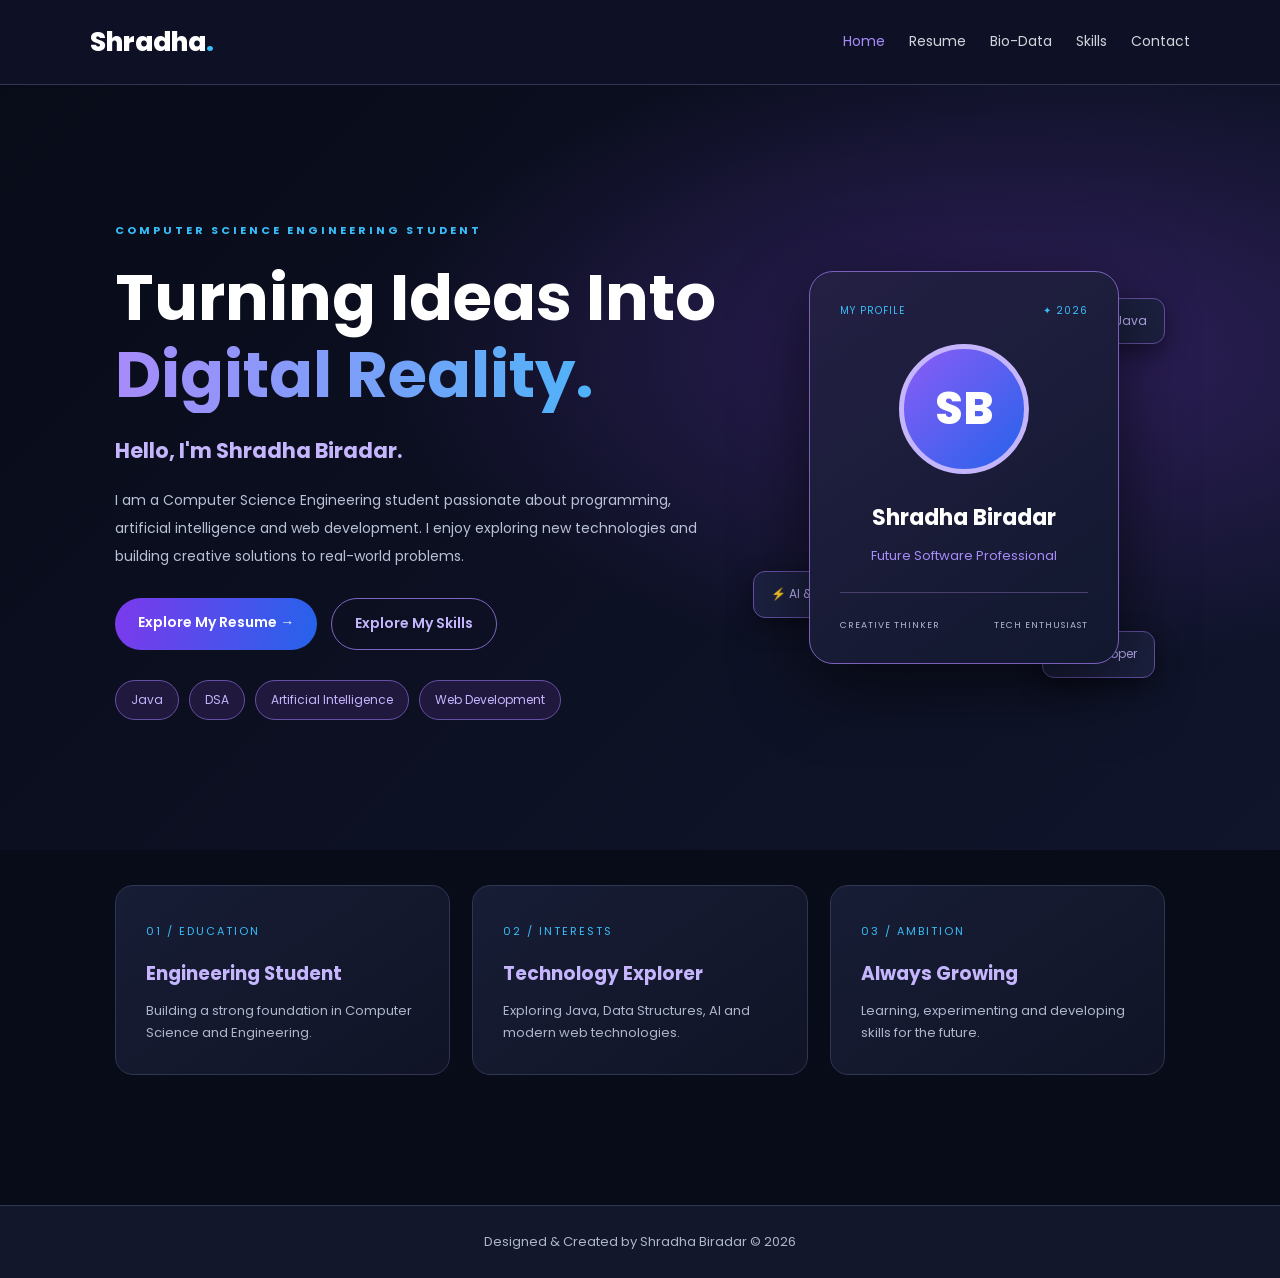
<file: index.html>
<!DOCTYPE html>
<html lang="en">
<head>
    <meta charset="UTF-8">
    <meta name="viewport" content="width=device-width, initial-scale=1.0">
    <title>Shradha Biradar | Portfolio</title>
    <link rel="stylesheet" href="style.css">
</head>
<body>

<header>
    <h2 class="logo">Shradha<span>.</span></h2>
    <nav>
        <a href="index.html" class="active">Home</a>
        <a href="resume.html">Resume</a>
        <a href="biodata.html">Bio-Data</a>
        <a href="skills.html">Skills</a>
        <a href="contact.html">Contact</a>
    </nav>
</header>

<main>
<section class="hero">
    <div class="hero-content">
        <div class="tag">COMPUTER SCIENCE ENGINEERING STUDENT</div>

        <h1>Turning Ideas Into <span>Digital Reality.</span></h1>

        <h2>Hello, I'm Shradha Biradar.</h2>

        <p>
            I am a Computer Science Engineering student passionate about
            programming, artificial intelligence and web development.
            I enjoy exploring new technologies and building creative
            solutions to real-world problems.
        </p>

        <div class="hero-buttons">
            <a href="resume.html" class="btn">Explore My Resume →</a>
            <a href="skills.html" class="btn btn-outline">Explore My Skills</a>
        </div>

        <div class="tags">
            <span>Java</span>
            <span>DSA</span>
            <span>Artificial Intelligence</span>
            <span>Web Development</span>
        </div>
    </div>

    <div class="hero-visual">
        <div class="profile-card">
            <div class="profile-top">
                <span>MY PROFILE</span>
                <span>✦ 2026</span>
            </div>

            <div class="avatar">SB</div>
            <h2>Shradha Biradar</h2>
            <p>Future Software Professional</p>
            <div class="profile-line"></div>
            <div class="profile-bottom">
                <span>CREATIVE THINKER</span>
                <span>TECH ENTHUSIAST</span>
            </div>
        </div>

        <div class="floating one">☕ Java</div>
        <div class="floating two">⚡ AI &amp; ML</div>
        <div class="floating three">💻 Developer</div>
    </div>
</section>

<section class="highlights">
    <div class="card">
        <span>01 / EDUCATION</span>
        <h3>Engineering Student</h3>
        <p>Building a strong foundation in Computer Science and Engineering.</p>
    </div>

    <div class="card">
        <span>02 / INTERESTS</span>
        <h3>Technology Explorer</h3>
        <p>Exploring Java, Data Structures, AI and modern web technologies.</p>
    </div>

    <div class="card">
        <span>03 / AMBITION</span>
        <h3>Always Growing</h3>
        <p>Learning, experimenting and developing skills for the future.</p>
    </div>
</section>
</main>

<footer>
    Designed &amp; Created by Shradha Biradar © 2026
</footer>

</body>
</html>
</file>
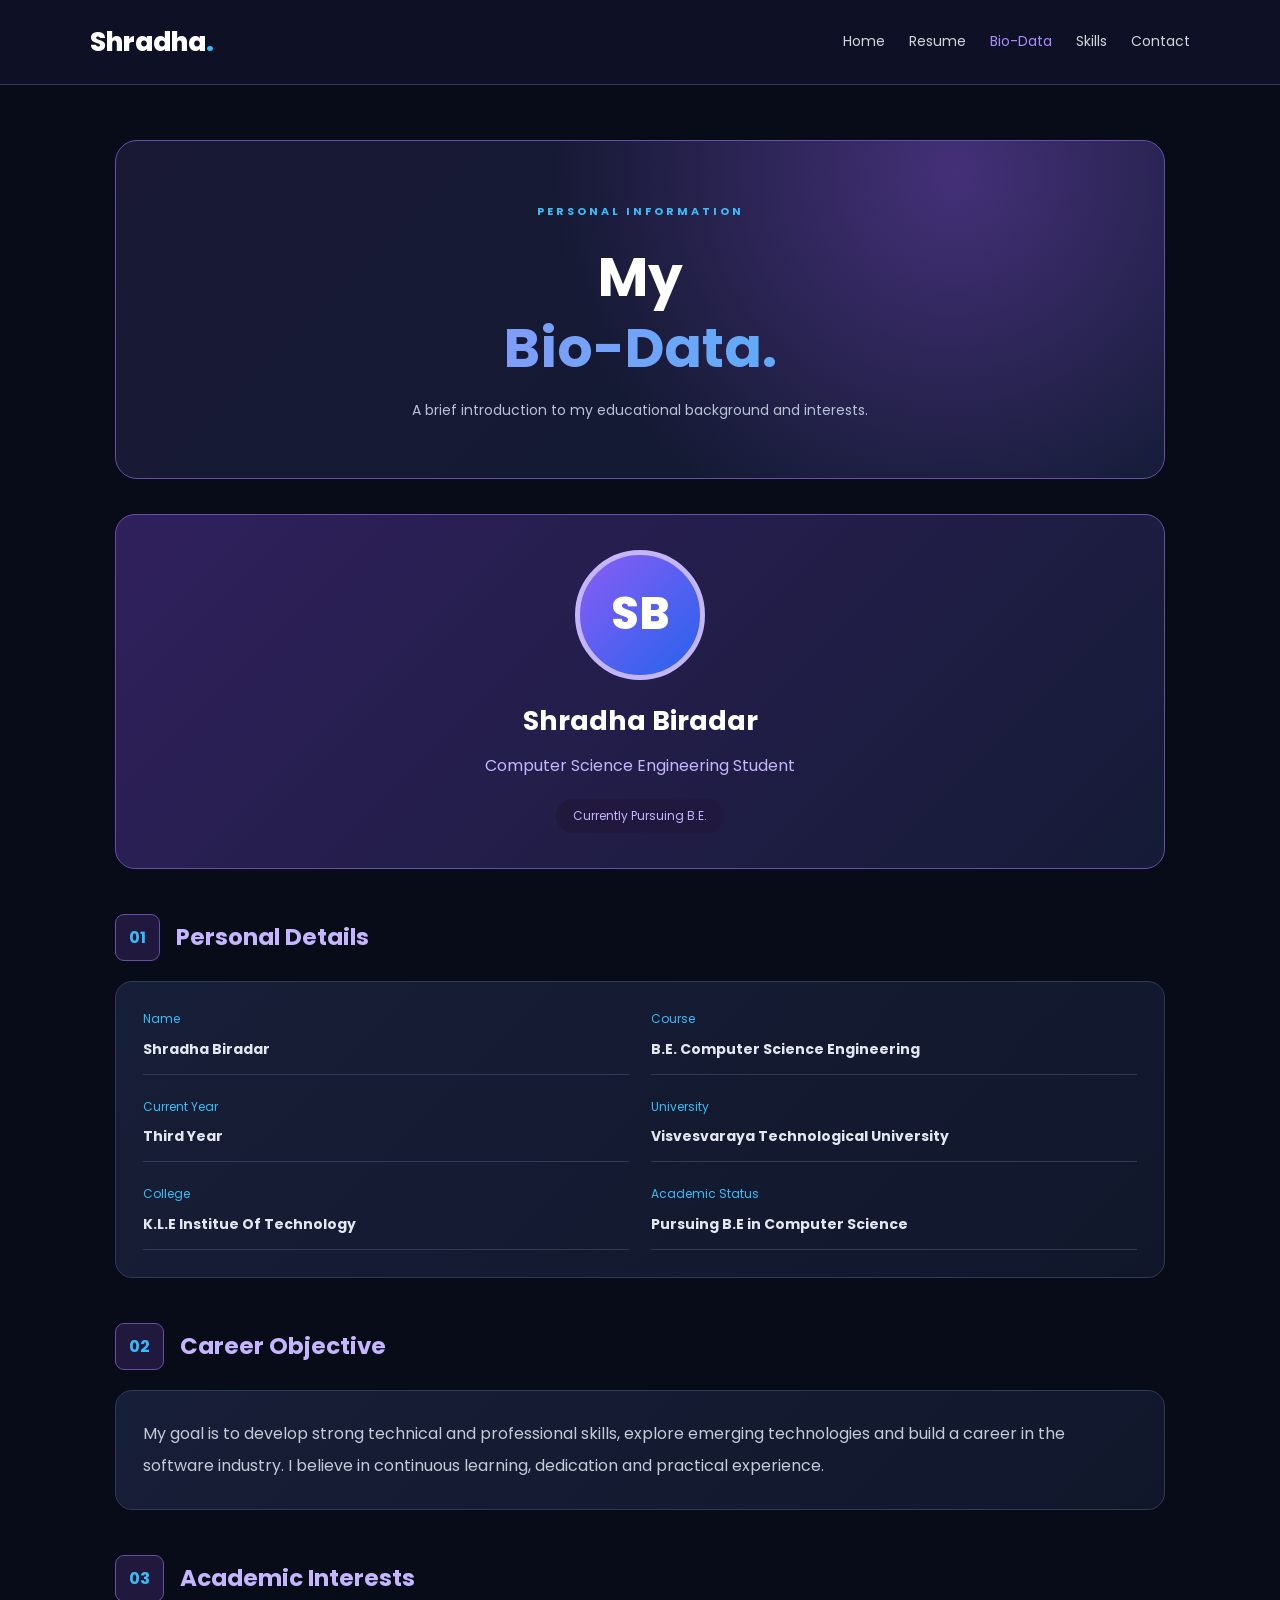
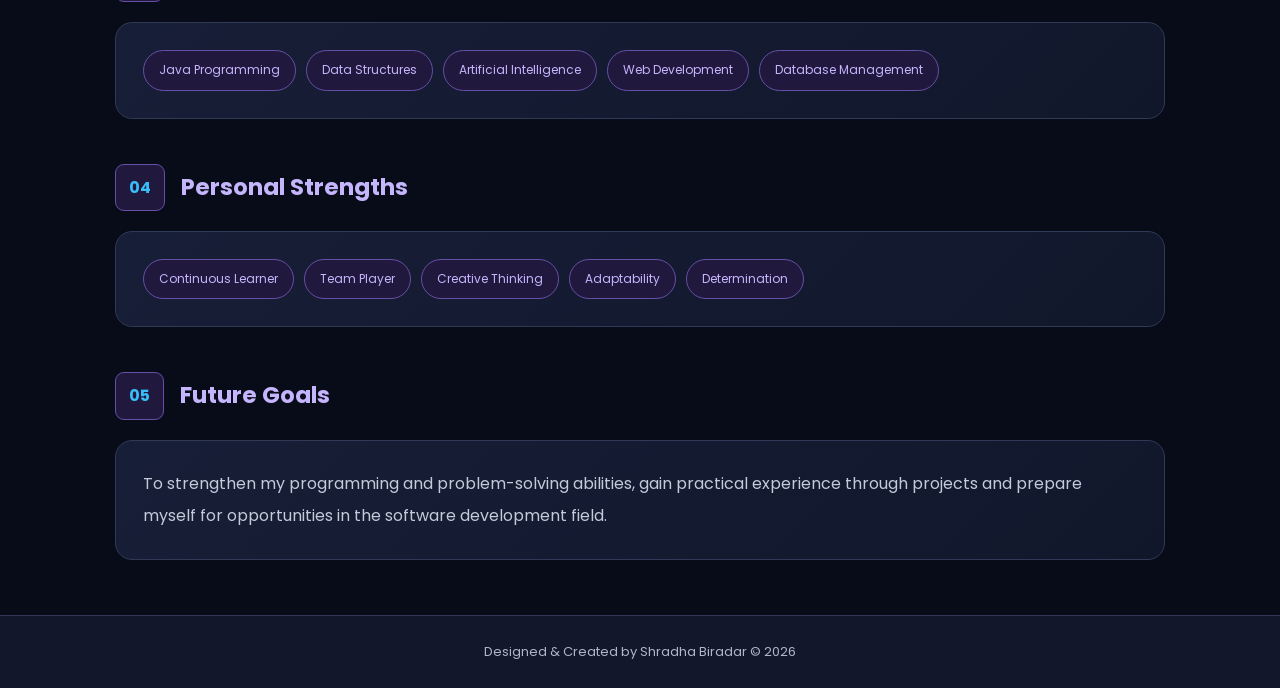
<file: biodata.html>
<!DOCTYPE html>
<html lang="en">
<head>
    <meta charset="UTF-8">
    <meta name="viewport" content="width=device-width, initial-scale=1.0">
    <title>Bio-Data | Shradha Biradar</title>
    <link rel="stylesheet" href="style.css">
</head>
<body>

<header>
    <h2 class="logo">Shradha<span>.</span></h2>
    <nav>
        <a href="index.html">Home</a>
        <a href="resume.html">Resume</a>
        <a href="biodata.html" class="active">Bio-Data</a>
        <a href="skills.html">Skills</a>
        <a href="contact.html">Contact</a>
    </nav>
</header>

<main class="page-container">

    <section class="page-heading">
        <div class="tag">PERSONAL INFORMATION</div>
        <h1>My <span>Bio-Data.</span></h1>
        <p>A brief introduction to my educational background and interests.</p>
    </section>

    <section class="biodata-profile">
        <div class="avatar">SB</div>
        <h2>Shradha Biradar</h2>
        <p>Computer Science Engineering Student</p>
        <span class="status">Currently Pursuing B.E.</span>
    </section>

    <section class="content-section">
        <div class="section-title">
            <span>01</span>
            <h2>Personal Details</h2>
        </div>

        <div class="content-card details-grid">
            <div class="detail">
                <span>Name</span>
                <strong>Shradha Biradar</strong>
            </div>

            <div class="detail">
                <span>Course</span>
                <strong>B.E. Computer Science Engineering</strong>
            </div>

            <div class="detail">
                <span>Current Year</span>
                <strong>Third Year</strong>
            </div>

            <div class="detail">
                <span>University</span>
                <strong>Visvesvaraya Technological University</strong>
            </div>

            <div class="detail">
                <span>College</span>
                <strong>K.L.E Institue Of Technology</strong>
            </div>

            <div class="detail">
                <span>Academic Status</span>
                <strong>Pursuing  B.E in Computer Science</strong>
            </div>
        </div>
    </section>

    <section class="content-section">
        <div class="section-title">
            <span>02</span>
            <h2>Career Objective</h2>
        </div>
        <div class="content-card">
            <p>
                My goal is to develop strong technical and professional
                skills, explore emerging technologies and build a career
                in the software industry. I believe in continuous learning,
                dedication and practical experience.
            </p>
        </div>
    </section>

    <section class="content-section">
        <div class="section-title">
            <span>03</span>
            <h2>Academic Interests</h2>
        </div>
        <div class="content-card">
            <div class="skill-tags">
                <span>Java Programming</span>
                <span>Data Structures</span>
                <span>Artificial Intelligence</span>
                <span>Web Development</span>
                <span>Database Management</span>
            </div>
        </div>
    </section>

    <section class="content-section">
        <div class="section-title">
            <span>04</span>
            <h2>Personal Strengths</h2>
        </div>
        <div class="content-card">
            <div class="skill-tags">
                <span>Continuous Learner</span>
                <span>Team Player</span>
                <span>Creative Thinking</span>
                <span>Adaptability</span>
                <span>Determination</span>
            </div>
        </div>
    </section>

    <section class="content-section">
        <div class="section-title">
            <span>05</span>
            <h2>Future Goals</h2>
        </div>
        <div class="content-card">
            <p>
                To strengthen my programming and problem-solving abilities,
                gain practical experience through projects and prepare
                myself for opportunities in the software development field.
            </p>
        </div>
    </section>

</main>

<footer>
    Designed &amp; Created by Shradha Biradar © 2026
</footer>

</body>
</html>
</file>
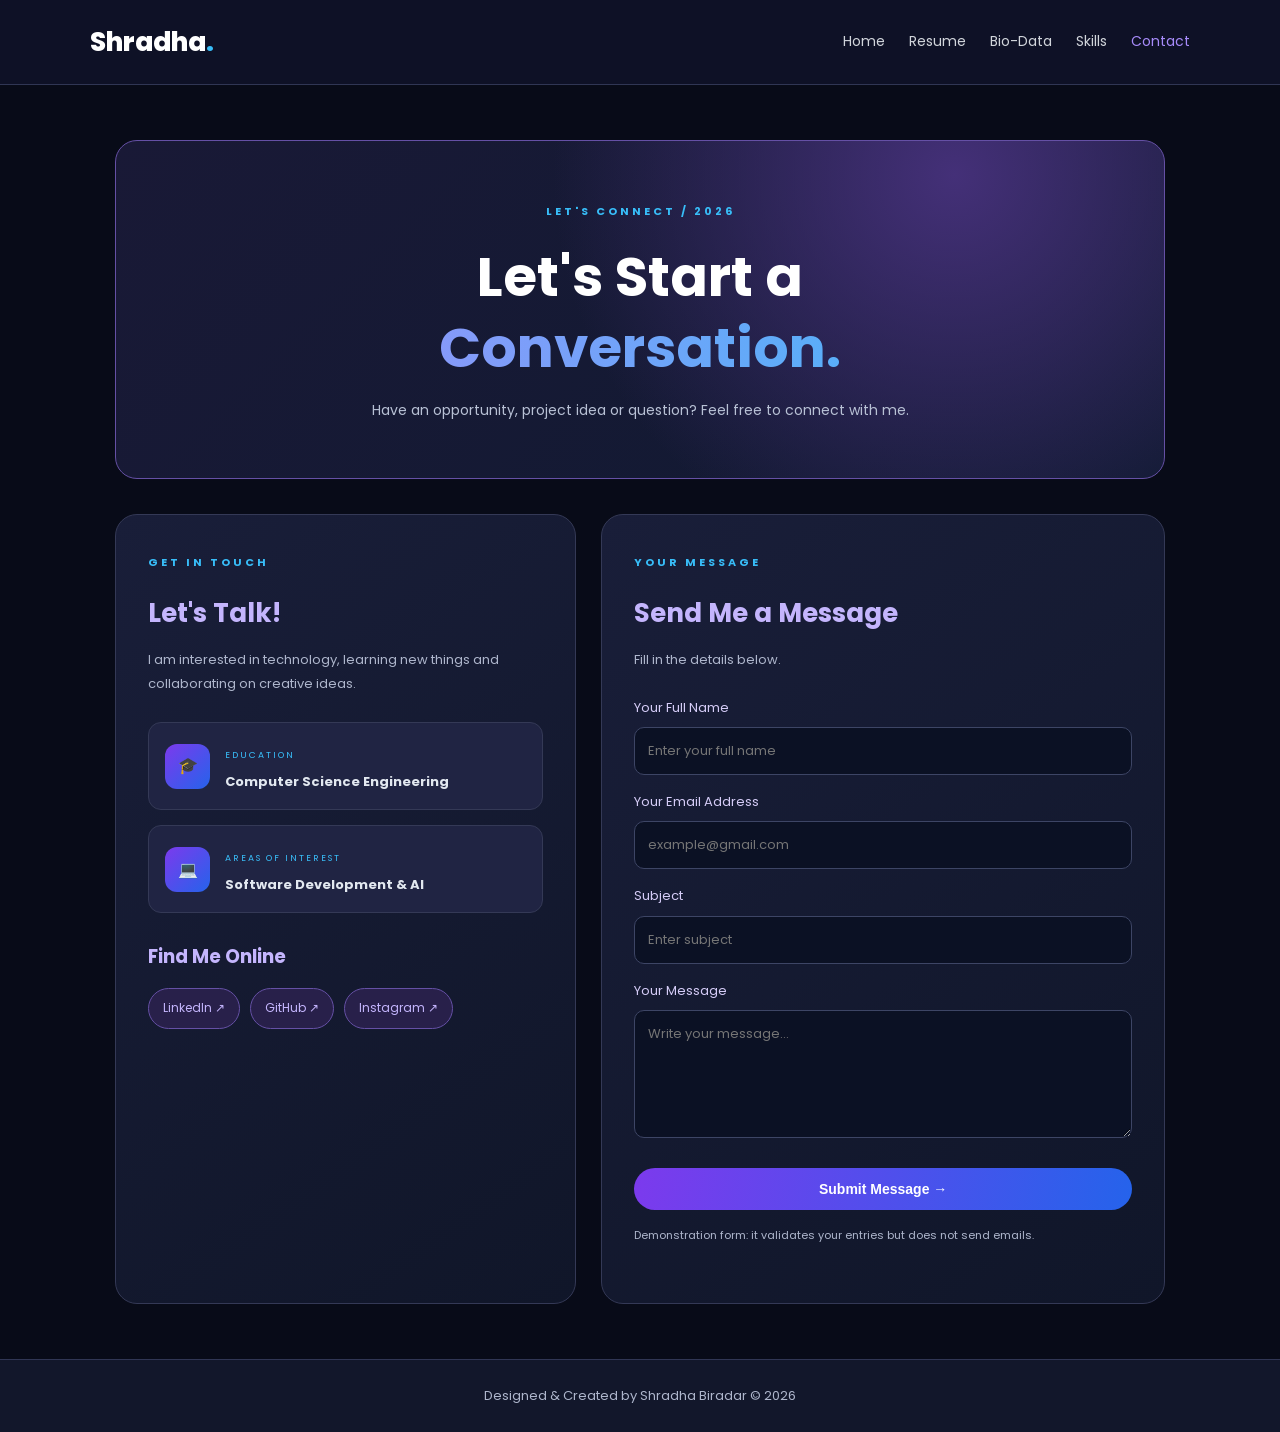
<file: contact.html>
<!DOCTYPE html>
<html lang="en">

<head>
    <meta charset="UTF-8">
    <meta name="viewport" content="width=device-width, initial-scale=1.0">

    <title>Contact | Shradha Biradar</title>

    <link rel="stylesheet" href="style.css">
</head>

<body>

<header>
    <h2 class="logo">Shradha<span>.</span></h2>

    <nav>
        <a href="index.html">Home</a>
        <a href="resume.html">Resume</a>
        <a href="biodata.html">Bio-Data</a>
        <a href="skills.html">Skills</a>
        <a href="contact.html" class="active">Contact</a>
    </nav>
</header>


<main class="page-container">

    <!-- PAGE HEADING -->

    <section class="page-heading">

        <div class="tag">LET'S CONNECT / 2026</div>

        <h1>Let's Start a <span>Conversation.</span></h1>

        <p>
            Have an opportunity, project idea or question?
            Feel free to connect with me.
        </p>

    </section>


    <!-- CONTACT SECTION -->

    <section class="contact-layout">


        <!-- CONTACT INFORMATION -->

        <div class="contact-info">

            <div class="tag">GET IN TOUCH</div>

            <h2>Let's Talk!</h2>

            <p>
                I am interested in technology, learning new things
                and collaborating on creative ideas.
            </p>


            <div class="contact-item">

                <div class="contact-icon">🎓</div>

                <div>
                    <small>EDUCATION</small>
                    <h3>Computer Science Engineering</h3>
                </div>

            </div>


            <div class="contact-item">

                <div class="contact-icon">💻</div>

                <div>
                    <small>AREAS OF INTEREST</small>
                    <h3>Software Development &amp; AI</h3>
                </div>

            </div>


            <h3 class="social-title">Find Me Online</h3>


            <div class="social-links">

                <a href="https://www.linkedin.com/in/shradha-biradar-728a49358/"
                   target="_blank" rel="noopener noreferrer">
                    LinkedIn ↗
                </a>

                <a href="https://github.com/biradarshradha2006"
                   target="_blank" rel="noopener noreferrer">
                    GitHub ↗
                </a>

                <a href="https://www.instagram.com/shradha_biradar_04/"
                   target="_blank" rel="noopener noreferrer">
                    Instagram ↗
                </a>

            </div>

        </div>


        <!-- CONTACT FORM -->

        <div class="contact-form-card">

            <div class="tag">YOUR MESSAGE</div>

            <h2>Send Me a Message</h2>

            <p>Fill in the details below.</p>


            <form id="contactForm" novalidate>


                <!-- NAME -->

                <label for="name">Your Full Name</label>

                <input
                    type="text"
                    id="name"
                    name="name"
                    placeholder="Enter your full name"
                    autocomplete="name"
                    minlength="2"
                    maxlength="80"
                    required
                >


                <!-- EMAIL -->

                <label for="email">Your Email Address</label>

                <input
                    type="email"
                    id="email"
                    name="email"
                    placeholder="example@gmail.com"
                    autocomplete="email"
                    maxlength="254"
                    required
                >


                <!-- SUBJECT -->

                <label for="subject">Subject</label>

                <input
                    type="text"
                    id="subject"
                    name="subject"
                    placeholder="Enter subject"
                    minlength="2"
                    maxlength="100"
                    required
                >


                <!-- MESSAGE -->

                <label for="message">Your Message</label>

                <textarea
                    id="message"
                    name="message"
                    rows="5"
                    placeholder="Write your message..."
                    minlength="10"
                    maxlength="2000"
                    required
                ></textarea>


                <!-- SUBMIT BUTTON -->

                <button type="submit" class="btn send-btn">
                    Submit Message →
                </button>


                <!-- VALIDATION MESSAGE -->

                <p id="formMessage" aria-live="polite"></p>

            </form>


            <p class="form-note">
                Demonstration form: it validates your entries but does
                not send emails.
            </p>

        </div>

    </section>

</main>


<!-- FOOTER -->

<footer>
    Designed &amp; Created by Shradha Biradar © 2026
</footer>


<!-- JQUERY -->

<script src="https://code.jquery.com/jquery-3.7.1.min.js"></script>

<!-- CUSTOM JAVASCRIPT -->

<script src="script.js"></script>

</body>
</html>
</file>
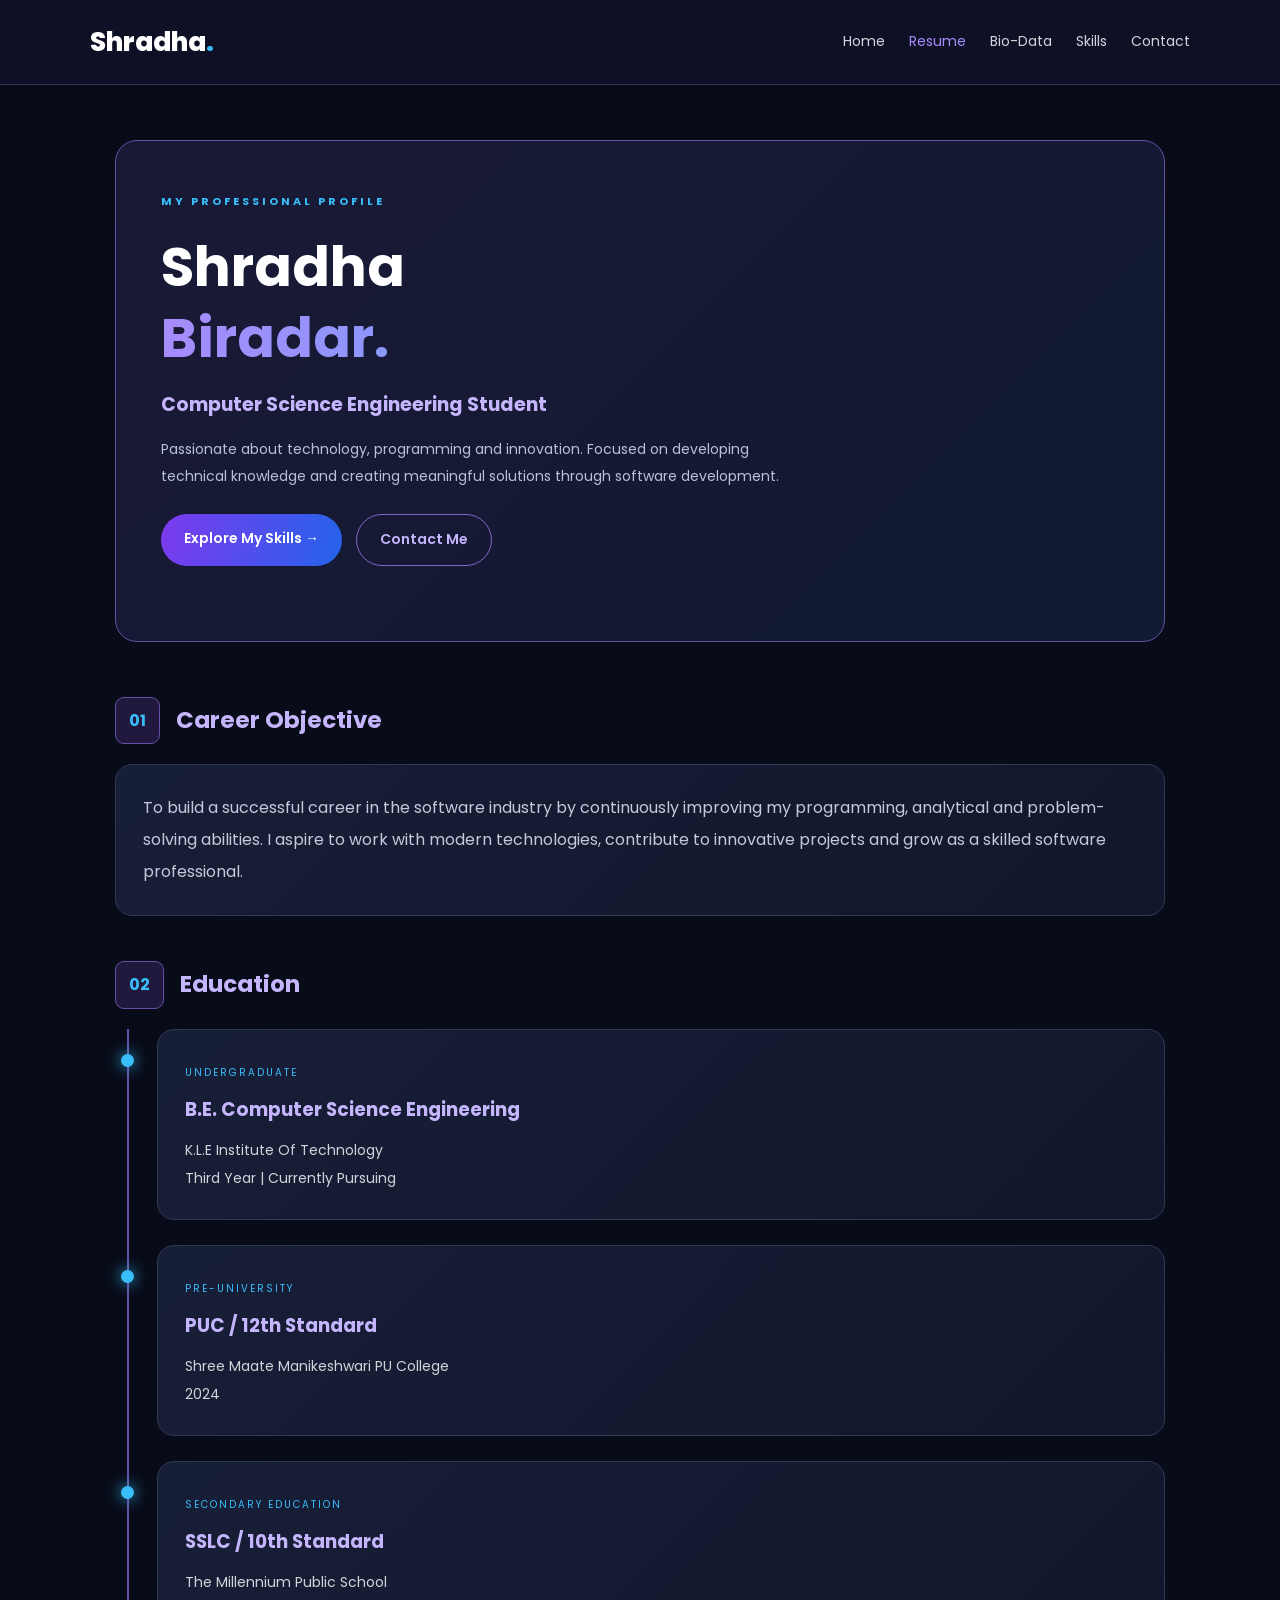
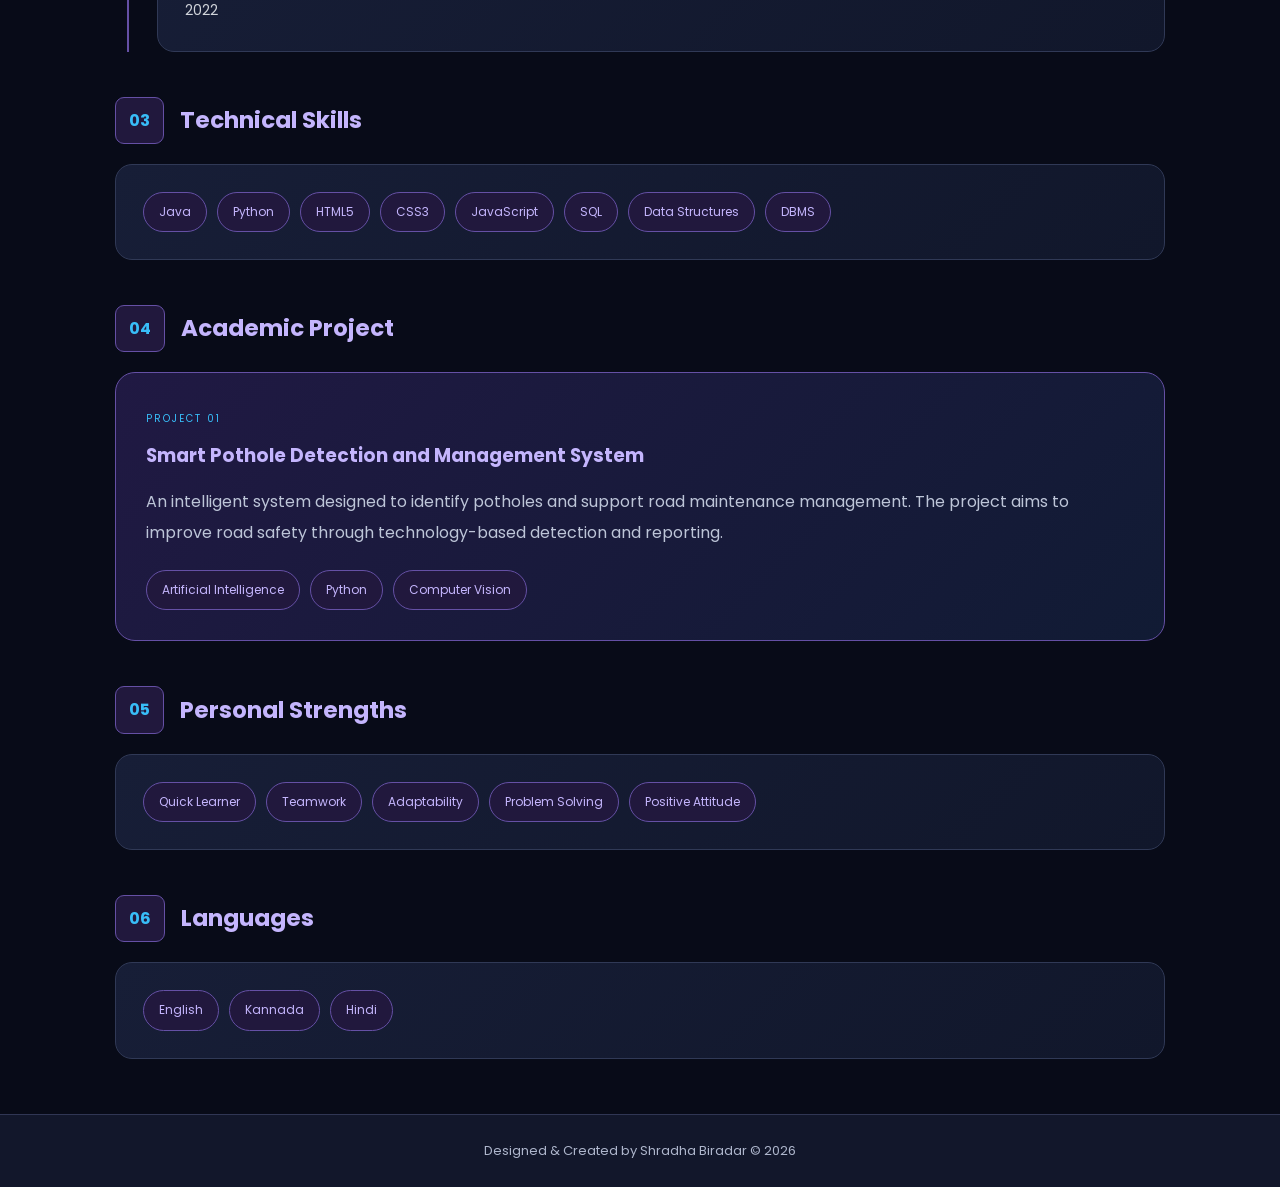
<file: resume.html>
<!DOCTYPE html>
<html lang="en">
<head>
    <meta charset="UTF-8">
    <meta name="viewport" content="width=device-width, initial-scale=1.0">
    <title>Resume | Shradha Biradar</title>
    <link rel="stylesheet" href="style.css">
</head>
<body>

<header>
    <h2 class="logo">Shradha<span>.</span></h2>
    <nav>
        <a href="index.html">Home</a>
        <a href="resume.html" class="active">Resume</a>
        <a href="biodata.html">Bio-Data</a>
        <a href="skills.html">Skills</a>
        <a href="contact.html">Contact</a>
    </nav>
</header>

<main class="page-container">

    <section class="page-hero">
        <div class="tag">MY PROFESSIONAL PROFILE</div>
        <h1>Shradha <span>Biradar.</span></h1>
        <h2>Computer Science Engineering Student</h2>
        <p>
            Passionate about technology, programming and innovation.
            Focused on developing technical knowledge and creating
            meaningful solutions through software development.
        </p>
        <div class="hero-buttons">
            <a href="skills.html" class="btn">Explore My Skills →</a>
            <a href="contact.html" class="btn btn-outline">Contact Me</a>
        </div>
    </section>

    <section class="content-section">
        <div class="section-title">
            <span>01</span>
            <h2>Career Objective</h2>
        </div>
        <div class="content-card">
            <p>
                To build a successful career in the software industry by
                continuously improving my programming, analytical and
                problem-solving abilities. I aspire to work with modern
                technologies, contribute to innovative projects and grow
                as a skilled software professional.
            </p>
        </div>
    </section>

    <section class="content-section">
        <div class="section-title">
            <span>02</span>
            <h2>Education</h2>
        </div>

        <div class="timeline">
            <div class="timeline-item">
                <div class="content-card">
                    <small>UNDERGRADUATE</small>
                    <h3>B.E. Computer Science Engineering</h3>
                    <p>K.L.E Institute Of Technology</p>
                    <p>Third Year | Currently Pursuing</p>
                </div>
            </div>

            <div class="timeline-item">
                <div class="content-card">
                    <small>PRE-UNIVERSITY</small>
                    <h3>PUC / 12th Standard</h3>
                    <p>Shree Maate Manikeshwari PU College</p>
                    <p>2024</p>
                </div>
            </div>

            <div class="timeline-item">
                <div class="content-card">
                    <small>SECONDARY EDUCATION</small>
                    <h3>SSLC / 10th Standard</h3>
                    <p>The Millennium Public School</p>
                    <p>2022</p>
                </div>
            </div>
        </div>
    </section>

    <section class="content-section">
        <div class="section-title">
            <span>03</span>
            <h2>Technical Skills</h2>
        </div>
        <div class="content-card">
            <div class="skill-tags">
                <span>Java</span>
                <span>Python</span>
                <span>HTML5</span>
                <span>CSS3</span>
                <span>JavaScript</span>
                <span>SQL</span>
                <span>Data Structures</span>
                <span>DBMS</span>
            </div>
        </div>
    </section>

    <section class="content-section">
        <div class="section-title">
            <span>04</span>
            <h2>Academic Project</h2>
        </div>
        <div class="project-card">
            <small>PROJECT 01</small>
            <h3>Smart Pothole Detection and Management System</h3>
            <p>
                An intelligent system designed to identify potholes and
                support road maintenance management. The project aims to
                improve road safety through technology-based detection
                and reporting.
            </p>
            <div class="skill-tags">
                <span>Artificial Intelligence</span>
                <span>Python</span>
                <span>Computer Vision</span>
            </div>
        </div>
    </section>

    <section class="content-section">
        <div class="section-title">
            <span>05</span>
            <h2>Personal Strengths</h2>
        </div>
        <div class="content-card">
            <div class="skill-tags">
                <span>Quick Learner</span>
                <span>Teamwork</span>
                <span>Adaptability</span>
                <span>Problem Solving</span>
                <span>Positive Attitude</span>
            </div>
        </div>
    </section>

    <section class="content-section">
        <div class="section-title">
            <span>06</span>
            <h2>Languages</h2>
        </div>
        <div class="content-card">
            <div class="skill-tags">
                <span>English</span>
                <span>Kannada</span>
                <span>Hindi</span>
            </div>
        </div>
    </section>

</main>

<footer>
    Designed &amp; Created by Shradha Biradar © 2026
</footer>

</body>
</html>
</file>
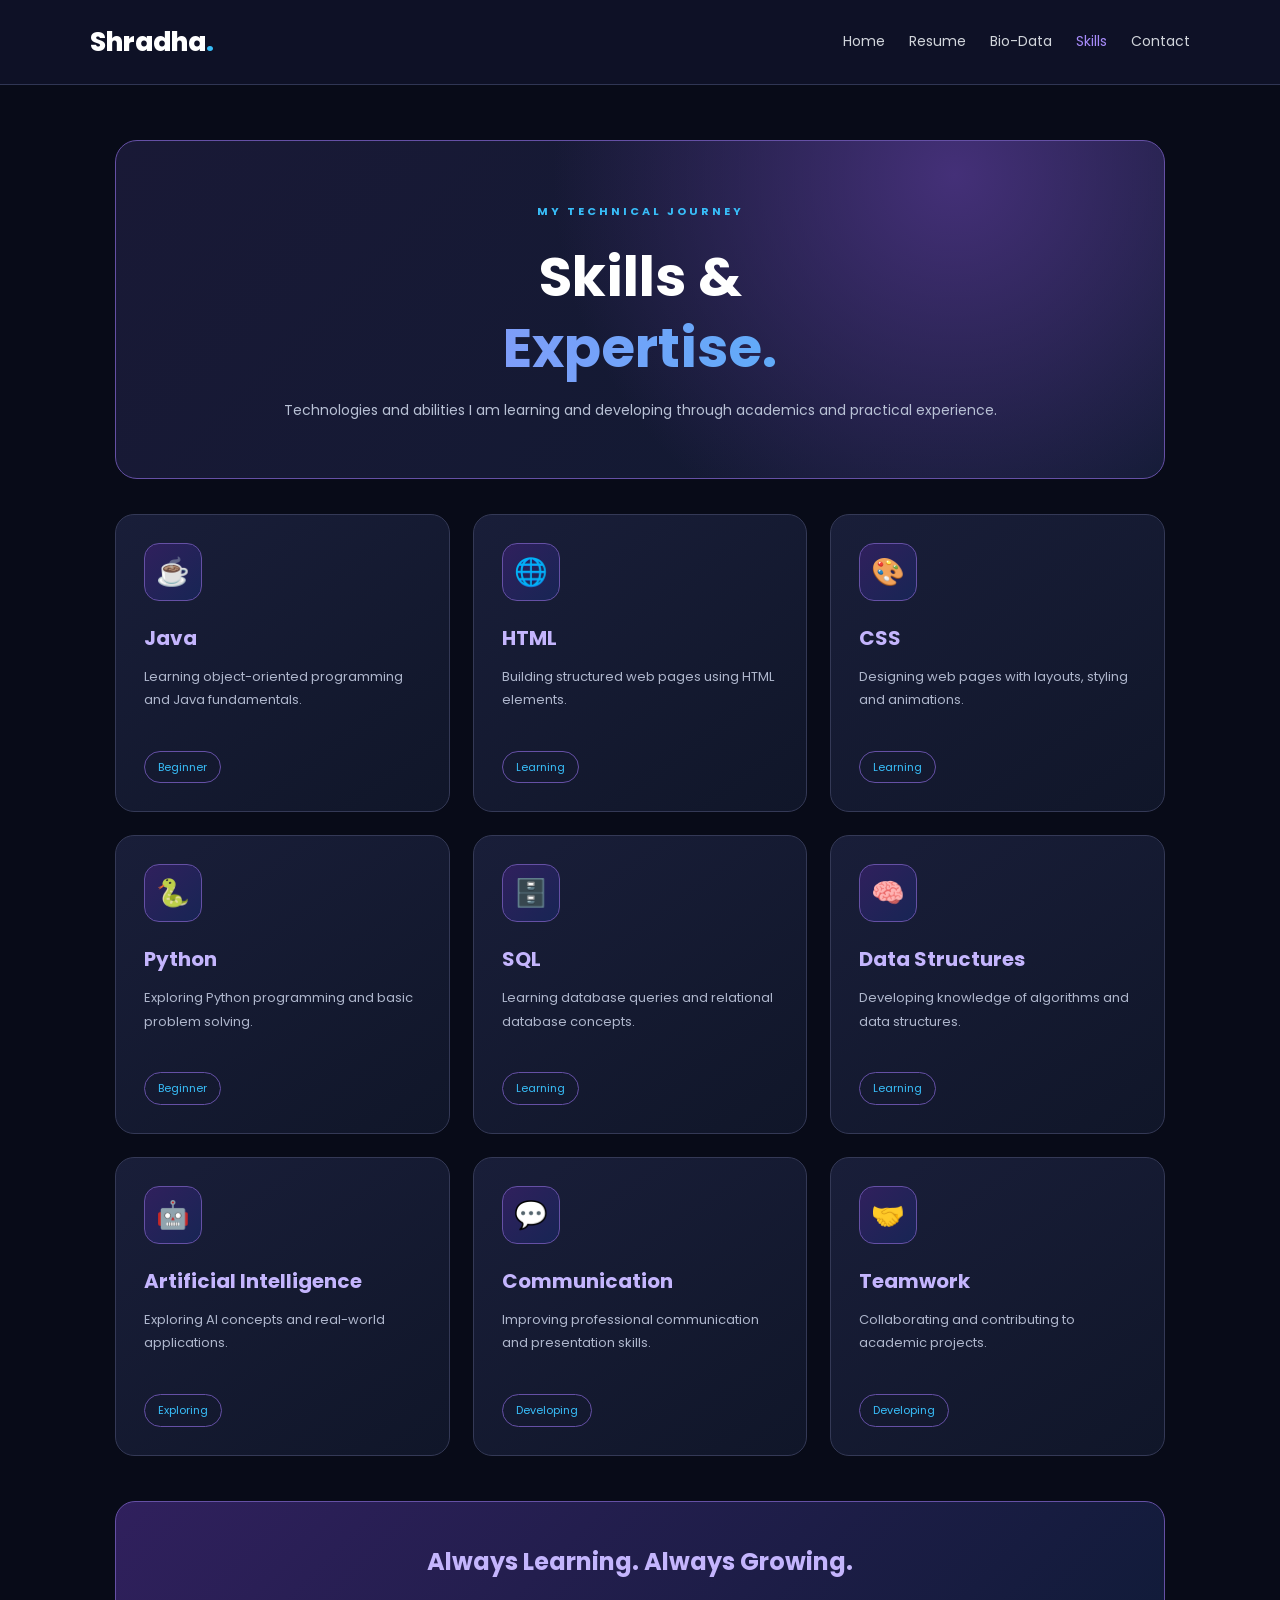
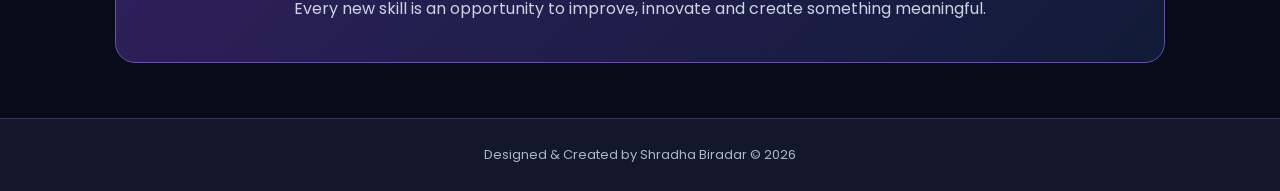
<file: skills.html>
<!DOCTYPE html>
<html lang="en">
<head>
    <meta charset="UTF-8">
    <meta name="viewport" content="width=device-width, initial-scale=1.0">
    <title>Skills | Shradha Biradar</title>
    <link rel="stylesheet" href="style.css">
</head>
<body>

<header>
    <h2 class="logo">Shradha<span>.</span></h2>
    <nav>
        <a href="index.html">Home</a>
        <a href="resume.html">Resume</a>
        <a href="biodata.html">Bio-Data</a>
        <a href="skills.html" class="active">Skills</a>
        <a href="contact.html">Contact</a>
    </nav>
</header>

<main class="page-container">

    <section class="page-heading">
        <div class="tag">MY TECHNICAL JOURNEY</div>
        <h1>Skills &amp; <span>Expertise.</span></h1>
        <p>
            Technologies and abilities I am learning and developing
            through academics and practical experience.
        </p>
    </section>

    <section class="skills-grid">

        <div class="skill-card">
            <div class="skill-icon">☕</div>
            <h2>Java</h2>
            <p>Learning object-oriented programming and Java fundamentals.</p>
            <span class="level">Beginner</span>
        </div>

        <div class="skill-card">
            <div class="skill-icon">🌐</div>
            <h2>HTML</h2>
            <p>Building structured web pages using HTML elements.</p>
            <span class="level">Learning</span>
        </div>

        <div class="skill-card">
            <div class="skill-icon">🎨</div>
            <h2>CSS</h2>
            <p>Designing web pages with layouts, styling and animations.</p>
            <span class="level">Learning</span>
        </div>

        <div class="skill-card">
            <div class="skill-icon">🐍</div>
            <h2>Python</h2>
            <p>Exploring Python programming and basic problem solving.</p>
            <span class="level">Beginner</span>
        </div>

        <div class="skill-card">
            <div class="skill-icon">🗄️</div>
            <h2>SQL</h2>
            <p>Learning database queries and relational database concepts.</p>
            <span class="level">Learning</span>
        </div>

        <div class="skill-card">
            <div class="skill-icon">🧠</div>
            <h2>Data Structures</h2>
            <p>Developing knowledge of algorithms and data structures.</p>
            <span class="level">Learning</span>
        </div>

        <div class="skill-card">
            <div class="skill-icon">🤖</div>
            <h2>Artificial Intelligence</h2>
            <p>Exploring AI concepts and real-world applications.</p>
            <span class="level">Exploring</span>
        </div>

        <div class="skill-card">
            <div class="skill-icon">💬</div>
            <h2>Communication</h2>
            <p>Improving professional communication and presentation skills.</p>
            <span class="level">Developing</span>
        </div>

        <div class="skill-card">
            <div class="skill-icon">🤝</div>
            <h2>Teamwork</h2>
            <p>Collaborating and contributing to academic projects.</p>
            <span class="level">Developing</span>
        </div>

    </section>

    <section class="skills-message">
        <h2>Always Learning. Always Growing.</h2>
        <p>
            Every new skill is an opportunity to improve, innovate
            and create something meaningful.
        </p>
    </section>

</main>

<footer>
    Designed &amp; Created by Shradha Biradar © 2026
</footer>

</body>
</html>
</file>
<file: style.css>
@import url('https://fonts.googleapis.com/css2?family=Poppins:wght@300;400;500;600;700;800&display=swap');

/* GLOBAL */
* {
    margin: 0;
    padding: 0;
    box-sizing: border-box;
}

body {
    font-family: 'Poppins', sans-serif;
    background: #080b18;
    color: #fff;
    line-height: 1.7;
}

a {
    text-decoration: none;
}

header {
    width: 100%;
    padding: 20px 7%;
    display: flex;
    justify-content: space-between;
    align-items: center;
    background: rgba(15, 18, 40, 0.97);
    border-bottom: 1px solid #303654;
    position: sticky;
    top: 0;
    z-index: 100;
}

.logo {
    color: #fff;
    font-size: 26px;
    font-weight: 800;
}

.logo span {
    color: #38bdf8;
}

nav {
    display: flex;
    flex-wrap: wrap;
    gap: 24px;
}

nav a {
    color: #d1d5db;
    font-size: 14px;
    transition: .3s;
}

nav a:hover,
nav a.active {
    color: #a78bfa;
}

/* BUTTONS */
.btn {
    display: inline-block;
    padding: 13px 23px;
    color: white;
    background: linear-gradient(100deg, #7c3aed, #2563eb);
    border-radius: 30px;
    font-size: 14px;
    font-weight: 600;
    transition: .3s;
    border: none;
    cursor: pointer;
}

.btn:hover {
    transform: translateY(-4px);
    box-shadow: 0 10px 28px #7c3aed66;
}

.btn-outline {
    background: transparent;
    border: 1px solid #8064c2;
    color: #c4b5fd;
}

/* HOME PAGE */
.hero {
    min-height: 85vh;
    padding: 70px 9%;
    display: grid;
    grid-template-columns: 1.2fr .8fr;
    align-items: center;
    gap: 45px;
    background:
        radial-gradient(ellipse at 80% 35%, #30205d 0%, transparent 45%),
        linear-gradient(135deg, #080b18, #10152c);
    overflow: hidden;
}

.hero-content {
    max-width: 650px;
    z-index: 2;
}

.tag {
    display: inline-block;
    color: #38bdf8;
    font-size: 11px;
    font-weight: 700;
    letter-spacing: 3px;
    margin-bottom: 20px;
}

.hero h1 {
    color: white;
    font-size: clamp(38px, 5vw, 65px);
    line-height: 1.2;
    margin-bottom: 20px;
}

.hero h1 span,
.page-heading h1 span,
.page-hero h1 span {
    display: block;
    background: linear-gradient(90deg, #a78bfa, #38bdf8);
    background-clip: text;
    -webkit-background-clip: text;
    -webkit-text-fill-color: transparent;
}

.hero-content h2 {
    color: #c4b5fd;
    font-size: 21px;
    margin-bottom: 17px;
}

.hero-content > p {
    color: #b8c1d5;
    font-size: 14px;
    line-height: 2;
    margin-bottom: 28px;
}

.hero-buttons {
    display: flex;
    flex-wrap: wrap;
    gap: 14px;
    margin-bottom: 30px;
}

.tags,
.skill-tags {
    display: flex;
    flex-wrap: wrap;
    gap: 10px;
}

.tags span,
.skill-tags span {
    padding: 9px 15px;
    border: 1px solid #6550a5;
    border-radius: 25px;
    background: #21183d;
    color: #c4b5fd;
    font-size: 12px;
}

.hero-visual {
    min-height: 430px;
    display: flex;
    align-items: center;
    justify-content: center;
    position: relative;
}

.profile-card {
    z-index: 2;
    width: 310px;
    padding: 30px;
    text-align: center;
    border-radius: 24px;
    border: 1px solid #7961bb;
    background: linear-gradient(145deg, #242044, #11182e);
    box-shadow: 0 20px 70px #0009;
    animation: floatProfile 4s ease-in-out infinite;
}

.profile-top,
.profile-bottom {
    display: flex;
    justify-content: space-between;
    gap: 10px;
    color: #38bdf8;
    font-size: 10px;
    letter-spacing: 1px;
}

.avatar {
    width: 130px;
    height: 130px;
    margin: 25px auto;
    display: grid;
    place-items: center;
    border-radius: 50%;
    background: linear-gradient(135deg, #8b5cf6, #2563eb);
    border: 5px solid #c4b5fd;
    color: white;
    font-size: 45px;
    font-weight: 800;
}

.profile-card h2 {
    color: white;
    font-size: 22px;
}

.profile-card p {
    color: #a78bfa;
    font-size: 13px;
    margin-top: 8px;
}

.profile-line {
    height: 1px;
    background: #49406f;
    margin: 25px 0;
}

.profile-bottom {
    color: #aeb6cc;
    font-size: 9px;
}

.floating {
    position: absolute;
    padding: 12px 17px;
    border-radius: 12px;
    background: #1c2140;
    color: #c4b5fd;
    border: 1px solid #6550a5;
    box-shadow: 0 8px 25px #0007;
    font-size: 12px;
    animation: floatProfile 3s ease-in-out infinite;
}

.one {
    top: 45px;
    right: 0;
}

.two {
    bottom: 65px;
    left: -10px;
}

.three {
    bottom: 5px;
    right: 10px;
}

.highlights {
    display: grid;
    grid-template-columns: repeat(3, 1fr);
    gap: 22px;
    padding: 35px 9% 75px;
}

.card {
    padding: 30px;
    border-radius: 18px;
    background: linear-gradient(145deg, #171d35, #101426);
    border: 1px solid #303654;
    transition: .3s;
}

.card:hover {
    transform: translateY(-7px);
    border-color: #8b5cf6;
}

.card > span {
    color: #38bdf8;
    font-size: 11px;
    letter-spacing: 2px;
}

.card h3 {
    color: #c4b5fd;
    margin: 15px 0 10px;
}

.card p {
    color: #aeb6cc;
    font-size: 13px;
}

/* COMMON PAGE LAYOUT */
.page-container {
    max-width: 1100px;
    margin: 55px auto;
    padding: 0 25px;
}

.page-heading {
    text-align: center;
    padding: 55px 20px;
    margin-bottom: 35px;
    border-radius: 22px;
    background: radial-gradient(circle at 80% 10%, #443078, transparent 45%),
                linear-gradient(135deg, #191936, #111a32);
    border: 1px solid #6550a5;
}

.page-heading h1,
.page-hero h1 {
    color: white;
    font-size: clamp(36px, 5vw, 55px);
    line-height: 1.3;
    margin-bottom: 15px;
}

.page-heading p,
.page-hero p {
    color: #b8c1d5;
    font-size: 14px;
}

.page-hero {
    padding: 45px;
    margin-bottom: 55px;
    border-radius: 22px;
    background: linear-gradient(135deg, #191936, #111a32);
    border: 1px solid #6550a5;
}

.page-hero h2 {
    color: #c4b5fd;
    font-size: 19px;
    margin: 12px 0;
}

.page-hero p {
    max-width: 650px;
    line-height: 1.9;
    margin: 15px 0 25px;
}

.content-section {
    margin-bottom: 45px;
}

.section-title {
    display: flex;
    align-items: center;
    gap: 16px;
    margin-bottom: 20px;
}

.section-title > span {
    padding: 9px 13px;
    border: 1px solid #6550a5;
    border-radius: 9px;
    background: #21183d;
    color: #38bdf8;
    font-weight: 700;
}

.section-title h2 {
    color: #c4b5fd;
    font-size: 23px;
}

.content-card {
    padding: 27px;
    border-radius: 17px;
    background: linear-gradient(135deg, #171e37, #11172b);
    border: 1px solid #303956;
    transition: .3s;
}

.content-card:hover {
    border-color: #8b5cf6;
}

.content-card p {
    color: #c3cada;
    line-height: 2;
}

/* RESUME */
.timeline {
    border-left: 2px solid #6550a5;
    margin-left: 12px;
    padding-left: 28px;
}

.timeline-item {
    position: relative;
    margin-bottom: 25px;
}

.timeline-item::before {
    content: "";
    position: absolute;
    left: -36px;
    top: 25px;
    width: 13px;
    height: 13px;
    background: #38bdf8;
    border-radius: 50%;
    box-shadow: 0 0 15px #38bdf8;
}

.timeline small,
.project-card small {
    color: #38bdf8;
    font-size: 10px;
    letter-spacing: 2px;
}

.timeline h3,
.project-card h3 {
    color: #c4b5fd;
    margin: 10px 0;
}

.timeline p {
    color: #d1d5db;
    font-size: 14px;
}

.project-card {
    padding: 30px;
    border: 1px solid #6550a5;
    border-radius: 20px;
    background: linear-gradient(135deg, #201943, #111b34);
}

.project-card p {
    color: #bdc5d8;
    line-height: 1.9;
    margin: 15px 0 22px;
}

.skill-tags span {
    transition: .3s;
}

.skill-tags span:hover {
    background: #6d42c1;
    color: white;
    transform: translateY(-3px);
}

/* BIO-DATA */
.biodata-profile {
    text-align: center;
    padding: 35px;
    margin-bottom: 45px;
    border-radius: 20px;
    background: linear-gradient(135deg, #30205d, #151b36);
    border: 1px solid #6550a5;
}

.biodata-profile .avatar {
    margin: 0 auto 18px;
}

.biodata-profile h2 {
    color: white;
    font-size: 27px;
}

.biodata-profile p {
    color: #c4b5fd;
    margin: 8px 0;
}

.status {
    display: inline-block;
    padding: 7px 17px;
    margin-top: 12px;
    background: #21183d;
    color: #c4b5fd;
    border-radius: 20px;
    font-size: 12px;
}

.details-grid {
    display: grid;
    grid-template-columns: repeat(2, 1fr);
    gap: 22px;
}

.detail {
    padding-bottom: 12px;
    border-bottom: 1px solid #343956;
}

.detail span {
    display: block;
    color: #38bdf8;
    font-size: 12px;
    margin-bottom: 5px;
}

.detail strong {
    color: #e2e8f0;
    font-size: 14px;
}

/* SKILLS */
.skills-grid {
    display: grid;
    grid-template-columns: repeat(3, 1fr);
    gap: 23px;
}

.skill-card {
    padding: 28px;
    border-radius: 19px;
    background: linear-gradient(145deg, #191e39, #101629);
    border: 1px solid #343956;
    transition: .3s;
}

.skill-card:hover {
    transform: translateY(-8px);
    border-color: #a78bfa;
    box-shadow: 0 12px 30px #7c3aed22;
}

.skill-icon {
    width: 58px;
    height: 58px;
    display: grid;
    place-items: center;
    border-radius: 15px;
    background: linear-gradient(135deg, #30205d, #172554);
    border: 1px solid #6550a5;
    font-size: 27px;
    margin-bottom: 20px;
}

.skill-card h2 {
    color: #c4b5fd;
    font-size: 20px;
    margin-bottom: 10px;
}

.skill-card p {
    color: #aeb6cc;
    font-size: 13px;
    line-height: 1.8;
    min-height: 70px;
}

.level {
    display: inline-block;
    margin-top: 16px;
    padding: 6px 13px;
    border: 1px solid #6550a5;
    border-radius: 20px;
    color: #38bdf8;
    font-size: 11px;
}

.skills-message {
    padding: 40px 25px;
    margin-top: 45px;
    border-radius: 20px;
    background: linear-gradient(135deg, #30205d, #101b38);
    border: 1px solid #6550a5;
    text-align: center;
}

.skills-message h2 {
    color: #c4b5fd;
    margin-bottom: 12px;
}

.skills-message p {
    color: #cbd5e1;
}

/* CONTACT */
.contact-layout {
    display: grid;
    grid-template-columns: .9fr 1.1fr;
    gap: 25px;
}

.contact-info,
.contact-form-card {
    padding: 32px;
    border-radius: 22px;
    background: linear-gradient(145deg, #191e39, #101629);
    border: 1px solid #343956;
}

.contact-info h2,
.contact-form-card h2 {
    color: #c4b5fd;
    font-size: 26px;
    margin-bottom: 12px;
}

.contact-info > p,
.contact-form-card > p {
    color: #aeb6cc;
    font-size: 13px;
    line-height: 1.9;
    margin-bottom: 25px;
}

.contact-item {
    display: flex;
    align-items: center;
    gap: 15px;
    padding: 16px;
    margin: 15px 0;
    border-radius: 13px;
    background: #202443;
    border: 1px solid #343956;
}

.contact-icon {
    min-width: 45px;
    height: 45px;
    display: grid;
    place-items: center;
    background: linear-gradient(135deg, #7c3aed, #2563eb);
    border-radius: 12px;
}

.contact-item small {
    color: #38bdf8;
    font-size: 9px;
    letter-spacing: 2px;
}

.contact-item h3 {
    color: #e2e8f0;
    font-size: 13px;
    margin-top: 5px;
}

.social-title {
    color: #c4b5fd;
    margin: 28px 0 15px;
}

.social-links {
    display: flex;
    flex-wrap: wrap;
    gap: 10px;
}

.social-links a {
    color: #c4b5fd;
    padding: 9px 14px;
    border: 1px solid #6550a5;
    border-radius: 22px;
    background: #28204a;
    font-size: 12px;
    transition: .3s;
}

.social-links a:hover {
    background: #6d42c1;
    color: white;
}

.contact-form-card label {
    display: block;
    color: #d5ccf7;
    font-size: 13px;
    margin: 16px 0 8px;
}

.contact-form-card input,
.contact-form-card textarea {
    width: 100%;
    padding: 13px;
    color: white;
    background: #0b1124;
    border: 1px solid #3d4565;
    border-radius: 10px;
    outline: none;
    font-family: inherit;
    font-size: 13px;
}

.contact-form-card input:focus,
.contact-form-card textarea:focus {
    border-color: #a78bfa;
    box-shadow: 0 0 12px #7c3aed33;
}

.contact-form-card textarea {
    resize: vertical;
}

.send-btn {
    width: 100%;
    margin-top: 22px;
}

#formMessage {
    margin-top: 15px;
    text-align: center;
    font-size: 13px;
}

.form-note {
    margin-top: 15px;
    font-size: 11px !important;
}

/* FOOTER */
footer {
    text-align: center;
    padding: 25px;
    margin-top: 55px;
    background: #12172b;
    border-top: 1px solid #303654;
    color: #aeb6cc;
    font-size: 13px;
}

/* ANIMATION */
@keyframes floatProfile {
    0%, 100% {
        transform: translateY(0);
    }
    50% {
        transform: translateY(-12px);
    }
}

/* RESPONSIVE */
@media (max-width: 900px) {
    .hero {
        grid-template-columns: 1fr;
        text-align: center;
    }

    .hero-content {
        margin: auto;
    }

    .hero-buttons,
    .tags {
        justify-content: center;
    }

    .hero-visual {
        min-height: 450px;
    }

    .highlights,
    .skills-grid {
        grid-template-columns: repeat(2, 1fr);
    }

    .contact-layout {
        grid-template-columns: 1fr;
    }
}

@media (max-width: 600px) {
    header {
        flex-direction: column;
        gap: 18px;
    }

    nav {
        justify-content: center;
        gap: 13px;
    }

    nav a {
        font-size: 12px;
    }

    .hero {
        padding: 50px 6%;
    }

    .highlights,
    .skills-grid,
    .details-grid {
        grid-template-columns: 1fr;
    }

    .page-container {
        margin: 30px auto;
        padding: 0 15px;
    }

    .page-hero,
    .content-card,
    .project-card,
    .contact-info,
    .contact-form-card {
        padding: 22px;
    }

    .profile-card {
        width: 270px;
    }

    .floating {
        font-size: 10px;
    }

    .one {
        right: -5px;
    }

    .two {
        left: -5px;
    }

    .section-title h2 {
        font-size: 19px;
    }
}
</file>
